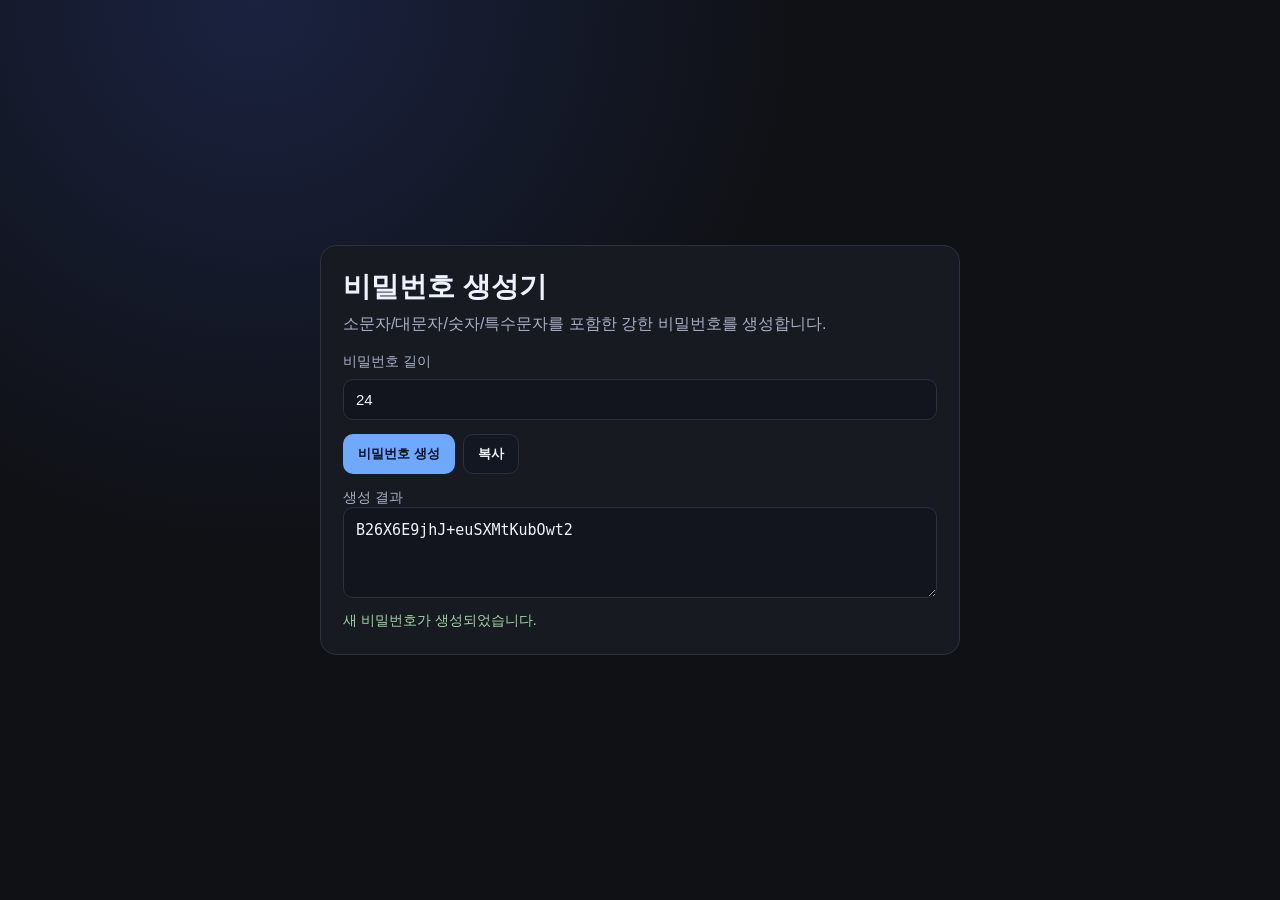
<file: utils/index.html>
<!doctype html>
<html lang="ko">
  <head>
    <meta charset="UTF-8" />
    <meta name="viewport" content="width=device-width, initial-scale=1.0" />
    <title>utils.chuckpark.kr - 비밀번호 생성기</title>
    <meta name="description" content="강한 비밀번호 생성기" />
    <link rel="stylesheet" href="./styles.css" />
  </head>
  <body>
    <main class="wrap">
      <section class="card">
        <h1>비밀번호 생성기</h1>
        <p class="desc">소문자/대문자/숫자/특수문자를 포함한 강한 비밀번호를 생성합니다.</p>

        <div class="row">
          <label for="length">비밀번호 길이</label>
          <input id="length" type="number" min="8" max="64" value="24" inputmode="numeric" />
        </div>

        <div class="actions">
          <button id="generateBtn" class="btn primary" type="button">비밀번호 생성</button>
          <button id="copyBtn" class="btn" type="button">복사</button>
        </div>

        <label for="result" class="result-label">생성 결과</label>
        <textarea id="result" rows="3" readonly placeholder="생성된 비밀번호가 여기에 표시됩니다."></textarea>

        <p id="feedback" class="feedback" aria-live="polite"></p>
      </section>
    </main>

    <script src="./app.js"></script>
  </body>
</html>
</file>
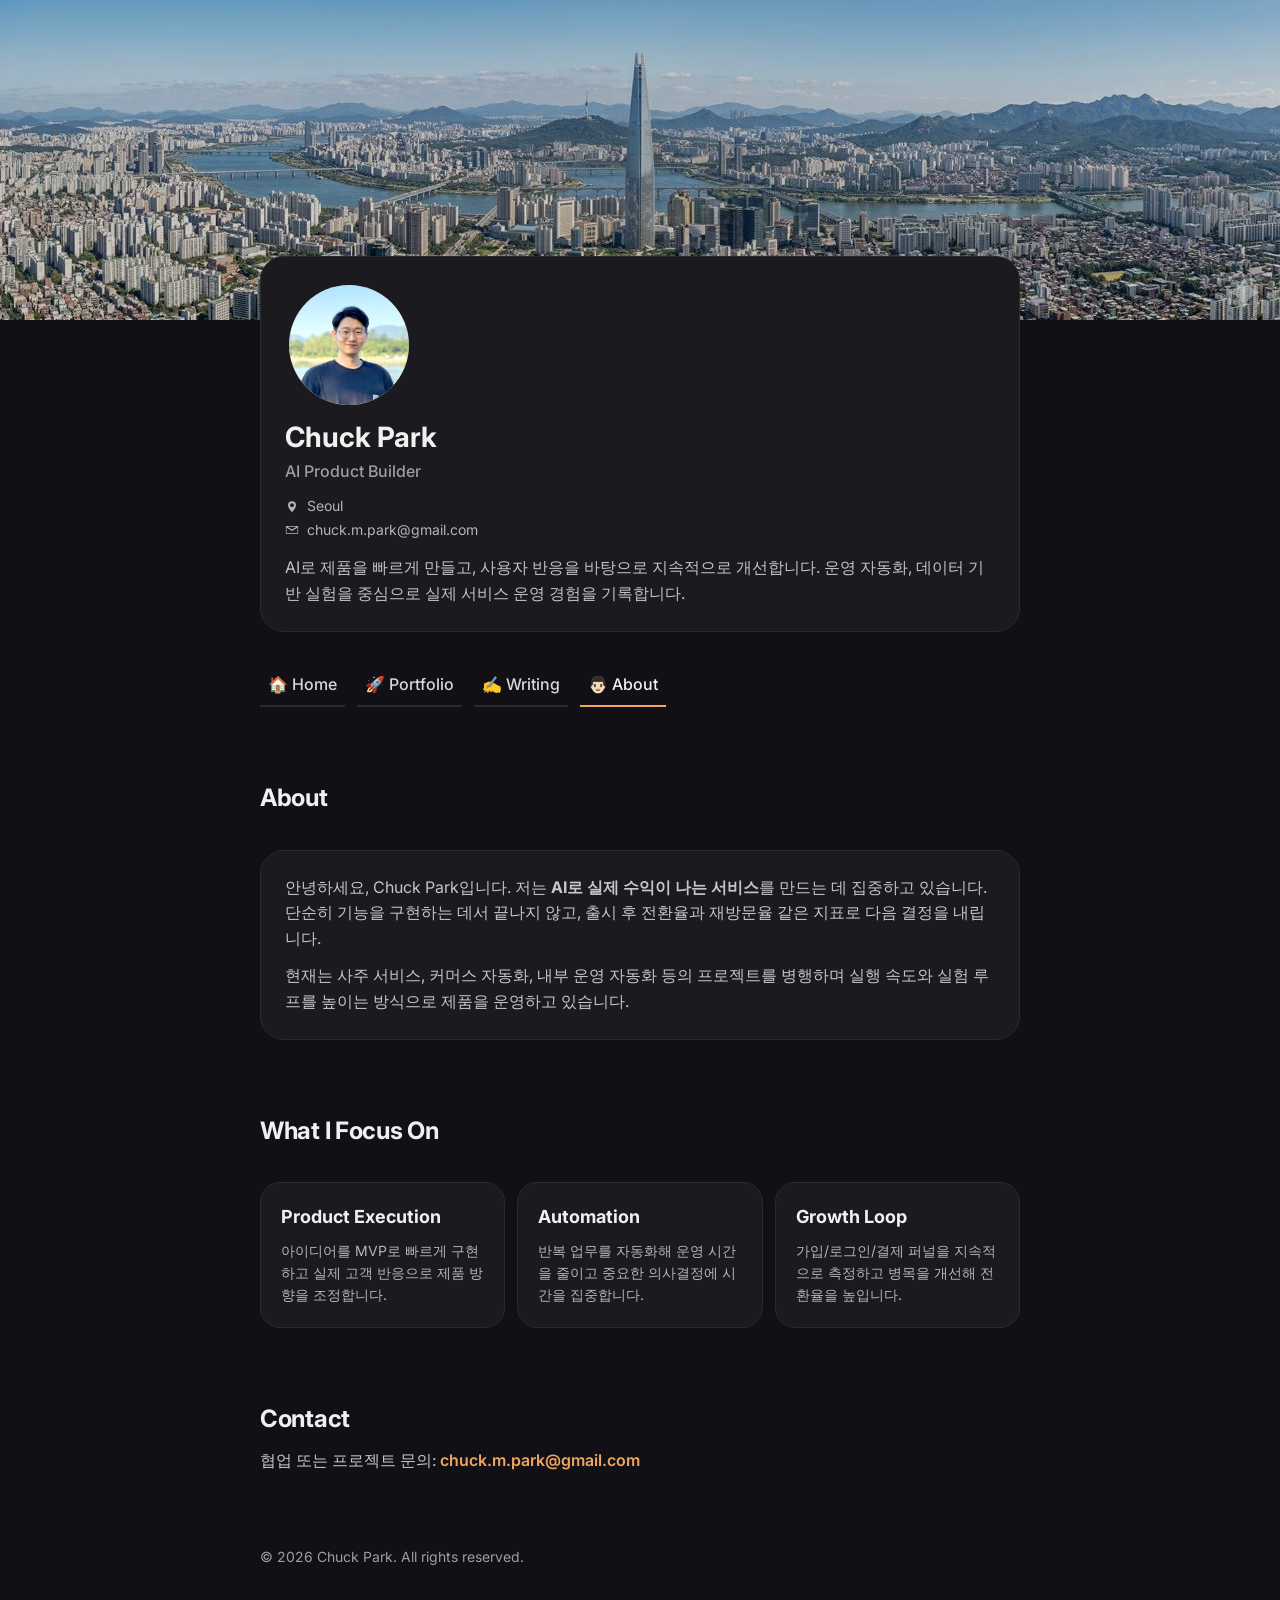
<file: about.html>
<!doctype html>
<html lang="ko">
  <head>
    <meta charset="UTF-8" />
    <meta name="viewport" content="width=device-width, initial-scale=1.0" />
    <title>About | Chuck Park - AI Product Builder 소개</title>
    <meta name="description" content="Chuck Park 소개, 주요 관심사, 현재 진행 중인 사주 서비스·커머스 자동화·내부 운영 자동화 프로젝트와 연락처." />
    <meta name="robots" content="index,follow" />
    <link rel="canonical" href="https://chuckpark.kr/about.html" />
    <meta property="og:type" content="website" />
    <meta property="og:site_name" content="Chuck Park" />
    <meta property="og:title" content="About | Chuck Park - AI Product Builder 소개" />
    <meta property="og:description" content="Chuck Park 소개, 주요 관심사, 현재 진행 중인 사주 서비스·커머스 자동화·내부 운영 자동화 프로젝트와 연락처." />
    <meta property="og:url" content="https://chuckpark.kr/about.html" />
    <meta property="og:image" content="https://chuckpark.kr/assets/cover-seoul.jpg" />
    <meta property="og:locale" content="ko_KR" />
    <meta name="twitter:card" content="summary_large_image" />
    <meta name="twitter:title" content="About | Chuck Park - AI Product Builder 소개" />
    <meta name="twitter:description" content="Chuck Park 소개, 주요 관심사, 현재 진행 중인 사주 서비스·커머스 자동화·내부 운영 자동화 프로젝트와 연락처." />
    <meta name="twitter:image" content="https://chuckpark.kr/assets/cover-seoul.jpg" />

    <link rel="preconnect" href="https://fonts.gstatic.com" />
    <link rel="preload" href="https://fonts.googleapis.com/css2?family=Inter:wght@400;500;600;700&display=swap" as="style" />
    <link href="https://fonts.googleapis.com/css2?family=Inter:wght@400;500;600;700&display=swap" rel="stylesheet" />
    <link rel="stylesheet" href="./styles.css" />
  </head>

  <body>
    <div class="global-cover">
      <img src="./assets/cover-seoul.jpg" alt="cover" />
    </div>

    <div class="global-content">
      <section class="author">
        <div class="container">
          <div class="author-box">
            <div class="author-info">
              <div class="author-meta">
                <a class="author-avatar" href="./about.html">
                  <img src="./assets/profile.jpg" alt="Chuck Park" />
                </a>
                <h1 class="author-name">Chuck Park</h1>
                <span class="author-role">AI Product Builder</span>
                <div class="author-details">
                  <span class="author-detail">
                    <svg class="author-detail-icon" viewBox="0 0 16 16" aria-hidden="true" focusable="false">
                      <path d="M8 15s4.5-4.2 4.5-8A4.5 4.5 0 1 0 3.5 7c0 3.8 4.5 8 4.5 8Zm0-5.75A2.25 2.25 0 1 1 8 4.75a2.25 2.25 0 0 1 0 4.5Z" fill="currentColor"/>
                    </svg>
                    <span>Seoul</span>
                  </span>
                  <a class="author-detail author-detail-link" href="mailto:chuck.m.park@gmail.com">
                    <svg class="author-detail-icon" viewBox="0 0 16 16" aria-hidden="true" focusable="false">
                      <path d="M1.75 3.5h12.5c.41 0 .75.34.75.75v7.5a.75.75 0 0 1-.75.75H1.75A.75.75 0 0 1 1 11.75v-7.5c0-.41.34-.75.75-.75Zm0 1.55v6.7h12.5v-6.7L8.44 8.86a.75.75 0 0 1-.88 0L1.75 5.05Zm11.36-.8H2.89L8 7.56l5.11-3.31Z" fill="currentColor"/>
                    </svg>
                    <span>chuck.m.park@gmail.com</span>
                  </a>
                </div>
              </div>
            </div>
            <p class="author-bio">
              AI로 제품을 빠르게 만들고, 사용자 반응을 바탕으로 지속적으로 개선합니다. 운영 자동화, 데이터 기반 실험을 중심으로 실제 서비스 운영 경험을 기록합니다.
            </p>
          </div>
        </div>
      </section>

      <header class="header">
        <div class="container">
          <nav class="main-nav">
            <ul class="nav-list">
              <li><a href="./index.html">🏠 Home</a></li>
              <li><a href="./portfolio.html">🚀 Portfolio</a></li>
              <li><a href="https://blog.chuckpark.kr" target="_blank" rel="noreferrer">✍️ Writing</a></li>
              <li><a class="active" href="./about.html">👨🏻 About</a></li>
            </ul>
          </nav>
        </div>
      </header>

      <main class="content about-page">
        <section class="section">
          <div class="container">
            <div class="section-info">
              <div class="section-head">
                <h2 class="section-title">About</h2>
              </div>
            </div>

            <div class="about-section">
              <p>
                안녕하세요, Chuck Park입니다. 저는 <strong>AI로 실제 수익이 나는 서비스</strong>를 만드는 데 집중하고 있습니다.
                단순히 기능을 구현하는 데서 끝나지 않고, 출시 후 전환율과 재방문율 같은 지표로 다음 결정을 내립니다.
              </p>
              <p>
                현재는 사주 서비스, 커머스 자동화, 내부 운영 자동화 등의 프로젝트를 병행하며
                실행 속도와 실험 루프를 높이는 방식으로 제품을 운영하고 있습니다.
              </p>
            </div>
          </div>
        </section>

        <section class="section">
          <div class="container">
            <div class="section-info">
              <div class="section-head">
                <h2 class="section-title">What I Focus On</h2>
              </div>
            </div>

            <div class="about-grid">
              <article class="about-card">
                <h3>Product Execution</h3>
                <p>아이디어를 MVP로 빠르게 구현하고 실제 고객 반응으로 제품 방향을 조정합니다.</p>
              </article>

              <article class="about-card">
                <h3>Automation</h3>
                <p>반복 업무를 자동화해 운영 시간을 줄이고 중요한 의사결정에 시간을 집중합니다.</p>
              </article>

              <article class="about-card">
                <h3>Growth Loop</h3>
                <p>가입/로그인/결제 퍼널을 지속적으로 측정하고 병목을 개선해 전환율을 높입니다.</p>
              </article>
            </div>
          </div>
        </section>

        <section class="section contact">
          <div class="container">
            <h2 class="section-title">Contact</h2>
            <p>협업 또는 프로젝트 문의: <a href="mailto:chuck.m.park@gmail.com">chuck.m.park@gmail.com</a></p>
          </div>
        </section>
      </main>

      <footer class="footer">
        <div class="container">
          <p>© <span id="year"></span> Chuck Park. All rights reserved.</p>
        </div>
      </footer>
    </div>

    <script>
      document.getElementById('year').textContent = new Date().getFullYear();
    </script>
  </body>
</html>
</file>
<file: utils/styles.css>
:root {
  --bg: #0f1115;
  --card: #171a21;
  --line: #2a3040;
  --text: #eef2ff;
  --muted: #a7b0c9;
  --primary: #6ea8ff;
}

* { box-sizing: border-box; }

body {
  margin: 0;
  min-height: 100vh;
  font-family: Inter, -apple-system, BlinkMacSystemFont, "Segoe UI", sans-serif;
  background: radial-gradient(circle at 20% 0%, #1a2240 0%, var(--bg) 40%);
  color: var(--text);
}

.wrap {
  min-height: 100vh;
  display: grid;
  place-items: center;
  padding: 24px;
}

.card {
  width: min(640px, 100%);
  border: 1px solid var(--line);
  border-radius: 16px;
  background: var(--card);
  padding: 22px;
}

h1 {
  margin: 0 0 8px;
  font-size: 28px;
}

.desc {
  margin: 0 0 18px;
  color: var(--muted);
}

.row {
  display: grid;
  gap: 8px;
  margin-bottom: 14px;
}

label {
  font-size: 14px;
  color: var(--muted);
}

input,
textarea {
  width: 100%;
  border: 1px solid var(--line);
  border-radius: 10px;
  background: #12151d;
  color: var(--text);
  padding: 11px 12px;
  font-size: 15px;
}

textarea {
  resize: vertical;
  font-family: ui-monospace, SFMono-Regular, Menlo, Consolas, monospace;
  line-height: 1.5;
}

.actions {
  display: flex;
  gap: 8px;
  margin-bottom: 14px;
}

.btn {
  border: 1px solid var(--line);
  background: #131722;
  color: var(--text);
  border-radius: 10px;
  padding: 10px 14px;
  font-weight: 600;
  cursor: pointer;
}

.btn.primary {
  background: var(--primary);
  color: #081126;
  border-color: transparent;
}

.feedback {
  margin: 10px 0 0;
  min-height: 20px;
  font-size: 14px;
  color: #9fd3a8;
}
</file>
<file: styles.css>
:root {
  --primary: #f0a65c;
  --white: #f0f0f0;
  --bg: #111016;
  --bg-alt: #1a1a1f;
  --line: #2a2b31;
  --text: #f0f0f0;
  --muted: #9e9e9e;
}

* { box-sizing: border-box; }

body {
  margin: 0;
  font-family: Inter, -apple-system, BlinkMacSystemFont, "Segoe UI", sans-serif;
  font-size: 16px;
  line-height: 1.6;
  color: var(--text);
  background: var(--bg);
}

.container {
  max-width: 792px;
  margin: 0 auto;
  padding: 0 16px;
}

a {
  color: inherit;
  text-decoration: none;
  transition: .2s ease;
}

a:hover { opacity: .86; }

.global-cover {
  background: var(--bg-alt);
}

.global-cover img {
  width: 100%;
  height: 320px;
  object-fit: cover;
  display: block;
  filter: saturate(.9) brightness(.82);
}

.global-content { background: var(--bg); }

.detail-page .global-cover,
.detail-page .author,
.detail-page .header {
  display: none;
}

.detail-page .content {
  margin-top: 0;
  padding-top: 32px;
}

.author {
  position: relative;
  margin-top: -64px;
}

.author-box {
  border: 1px solid var(--line);
  border-radius: 24px;
  padding: 24px;
  background: var(--bg-alt);
}

.author-info {
  display: flex;
  justify-content: space-between;
  align-items: flex-end;
  gap: 12px;
  margin-bottom: 16px;
}

.author-avatar {
  width: 128px;
  height: 128px;
  border-radius: 50%;
  border: 4px solid var(--bg-alt);
  display: block;
  overflow: hidden;
  margin-bottom: 12px;
  background: var(--bg);
}

.author-avatar img {
  width: 100%;
  height: 100%;
  object-fit: cover;
  display: block;
}

.author-name {
  font-size: 28px;
  line-height: 1.2;
  margin: 0 0 4px;
}

.author-role {
  color: var(--muted);
  font-weight: 500;
}

.author-details {
  display: flex;
  flex-direction: column;
  gap: 4px;
  margin-top: 12px;
}

.author-detail {
  display: inline-flex;
  align-items: center;
  gap: 8px;
  color: #b5b5b5;
  font-size: 14px;
  line-height: 1.4;
}

.author-detail-icon {
  width: 14px;
  height: 14px;
  flex: 0 0 14px;
}

.author-detail-link {
  width: fit-content;
}

.author-detail-link:hover {
  color: var(--white);
}

.author-bio {
  margin: 0;
  color: #c3c3c3;
}

.cta-button {
  border: 1px solid var(--line);
  border-radius: 8px;
  padding: 12px 20px;
  font-weight: 500;
  white-space: nowrap;
  background: #15151a;
}

.cta-button:hover { background: #202025; }

.header {
  padding-top: 32px;
}

.main-nav {
  overflow-x: auto;
  -ms-overflow-style: none;
  scrollbar-width: none;
}

.main-nav::-webkit-scrollbar { display: none; }

.nav-list {
  list-style: none;
  margin: 0;
  padding: 0;
  display: flex;
  gap: 12px;
  min-width: max-content;
}

.nav-list a {
  display: block;
  padding: 8px;
  border-bottom: 2px solid var(--line);
  font-size: 16px;
  font-weight: 500;
  color: #d8d8d8;
}

.nav-list a:hover,
.nav-list a.active {
  border-color: var(--primary);
  color: var(--white);
}

.content {
  margin-top: 16px;
}

.tab-panel[hidden] {
  display: none !important;
}

.tab-panel .section:first-child {
  margin-top: 64px;
}

.section {
  margin: 80px 0;
}

.section-info {
  margin-bottom: 32px;
}

.section-head {
  display: flex;
  justify-content: space-between;
  align-items: center;
  gap: 12px;
}

.tab-panel-link-row {
  justify-content: flex-end;
  margin-bottom: 20px;
}

.section-title {
  margin: 0;
  font-size: 24px;
  letter-spacing: -0.3px;
}

.section-link {
  font-size: 16px;
  color: #b5b5b5;
}

.project-grid {
  display: grid;
  grid-template-columns: repeat(2, minmax(0, 1fr));
  gap: 16px;
}

.project-card {
  position: relative;
  border: 1px solid var(--line);
  border-radius: 24px;
  padding: 24px;
  transition: .2s ease;
  background: var(--bg-alt);
}

.project-card-link {
  position: absolute;
  inset: 0;
  border-radius: inherit;
  z-index: 3;
}

.project-card:hover {
  background: #202025;
  transform: translateY(-2px);
}

.project-info h3 {
  margin: 0 0 8px;
  font-size: 18px;
  line-height: 1.35;
}

.project-info p {
  margin: 0;
  font-size: 14px;
  color: #b5b5b5;
}

.project-image {
  margin-top: 20px;
  border-radius: 8px;
  overflow: hidden;
  aspect-ratio: 16/9;
  background: var(--bg);
}

.project-image img {
  width: 100%;
  height: 100%;
  object-fit: cover;
  display: block;
}

.project-image--contain {
  background: #ffffff;
}

.project-image--contain img {
  object-fit: contain;
  object-position: center;
  padding: 6px;
}

.testimonials {
  overflow: hidden;
}

.testimonial-row {
  display: grid;
  grid-template-columns: repeat(3, minmax(0, 1fr));
  gap: 12px;
}

.testimonial-item {
  border-radius: 24px;
  box-shadow: 0 20px 62px rgba(0,0,0,.25);
  padding: 24px;
  background: var(--bg-alt);
  border: 1px solid var(--line);
}

.quote {
  margin: 0 0 16px;
  color: #c6c6c6;
}

.client {
  font-size: 14px;
  color: #9b9b9b;
  font-weight: 500;
}

.article-list {
  display: grid;
  gap: 12px;
}

.feed-status {
  margin: 10px 2px 0;
  font-size: 14px;
  color: #9d9d9d;
}

.feed-status a {
  color: var(--primary);
  font-weight: 600;
}

.article-small {
  border: 1px solid var(--line);
  border-radius: 24px;
  padding: 22px;
  transition: .2s ease;
  background: var(--bg-alt);
}

.article-small:hover { background: #202025; }

.article-small h3 {
  margin: 0 0 8px;
  font-size: 18px;
  line-height: 1.35;
}

.article-small p {
  margin: 0;
  color: #b5b5b5;
  font-size: 14px;
}

.article-meta {
  margin-top: 10px;
  font-size: 13px;
  color: #8e8e8e;
}

.about-page .section {
  margin: 72px 0;
}

.about-section {
  border: 1px solid var(--line);
  border-radius: 24px;
  padding: 24px;
  background: var(--bg-alt);
}

.about-section p {
  margin: 0 0 12px;
  color: #c6c6c6;
}

.about-section p:last-child {
  margin-bottom: 0;
}

.about-grid {
  display: grid;
  grid-template-columns: repeat(3, minmax(0, 1fr));
  gap: 12px;
}

.about-card {
  border: 1px solid var(--line);
  border-radius: 20px;
  padding: 20px;
  background: var(--bg-alt);
}

.about-card h3 {
  margin: 0 0 8px;
  font-size: 18px;
}

.about-card p {
  margin: 0;
  font-size: 14px;
  color: #b5b5b5;
}

.contact p { margin-top: 10px; color: #c6c6c6; }
.contact a { color: var(--primary); font-weight: 600; }

.footer {
  margin: 48px 0;
  color: var(--muted);
  font-size: 14px;
}

.footer-inner {
  display: flex;
  align-items: center;
  justify-content: space-between;
  gap: 12px;
}

.footer p { margin: 0; }

@media (max-width: 900px) {
  .project-grid { grid-template-columns: 1fr; }
  .testimonial-row { grid-template-columns: 1fr; }
  .about-grid { grid-template-columns: 1fr; }
}

@media (max-width: 576px) {
  .global-cover img { height: 210px; }
  .author { margin-top: -44px; }
  .author-box { padding: 20px; border-radius: 16px; }
  .author-info { flex-direction: column; align-items: flex-start; }
  .author-avatar { width: 108px; height: 108px; }
  .author-name { font-size: 24px; }
  .section { margin: 60px 0; }
  .section-title { font-size: 20px; }
  .project-card,
  .testimonial-item,
  .article-small { border-radius: 16px; padding: 20px; }

  .footer-inner {
    flex-direction: column;
    align-items: flex-start;
  }
}
</file>
